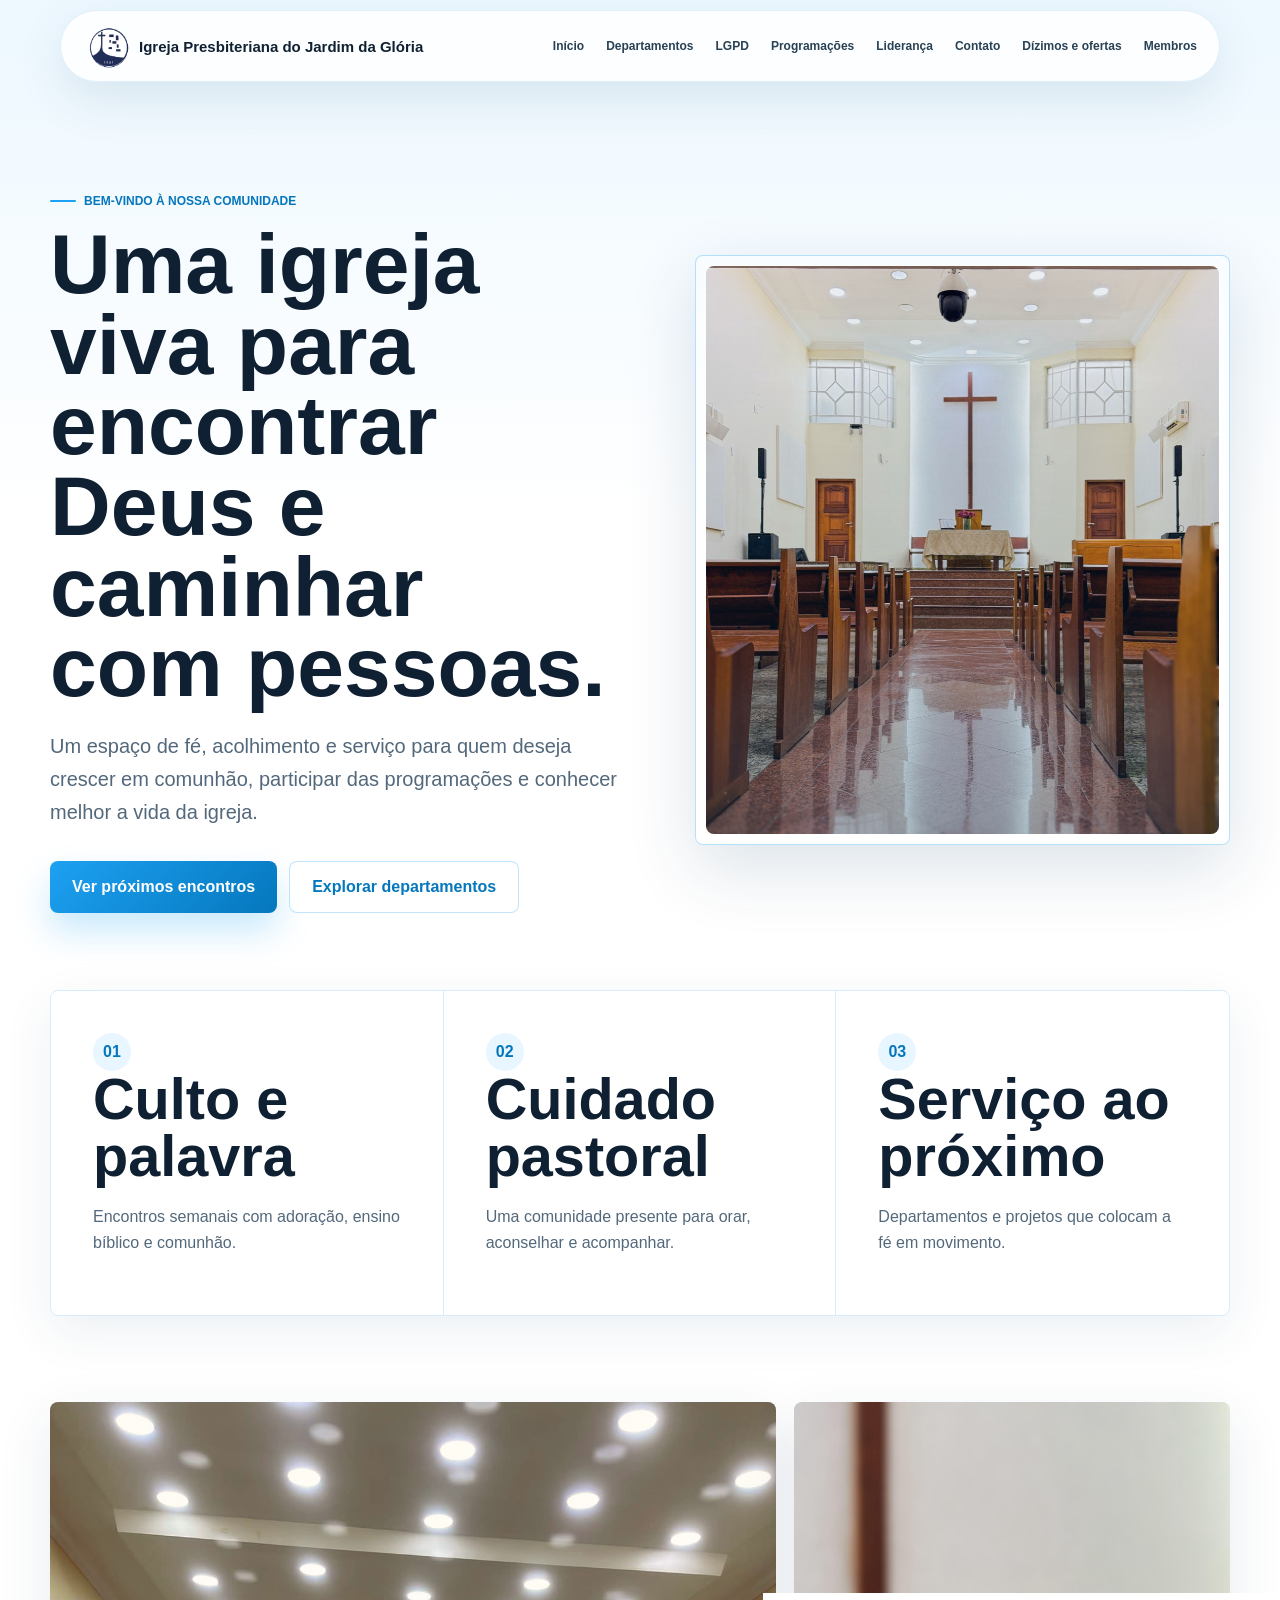
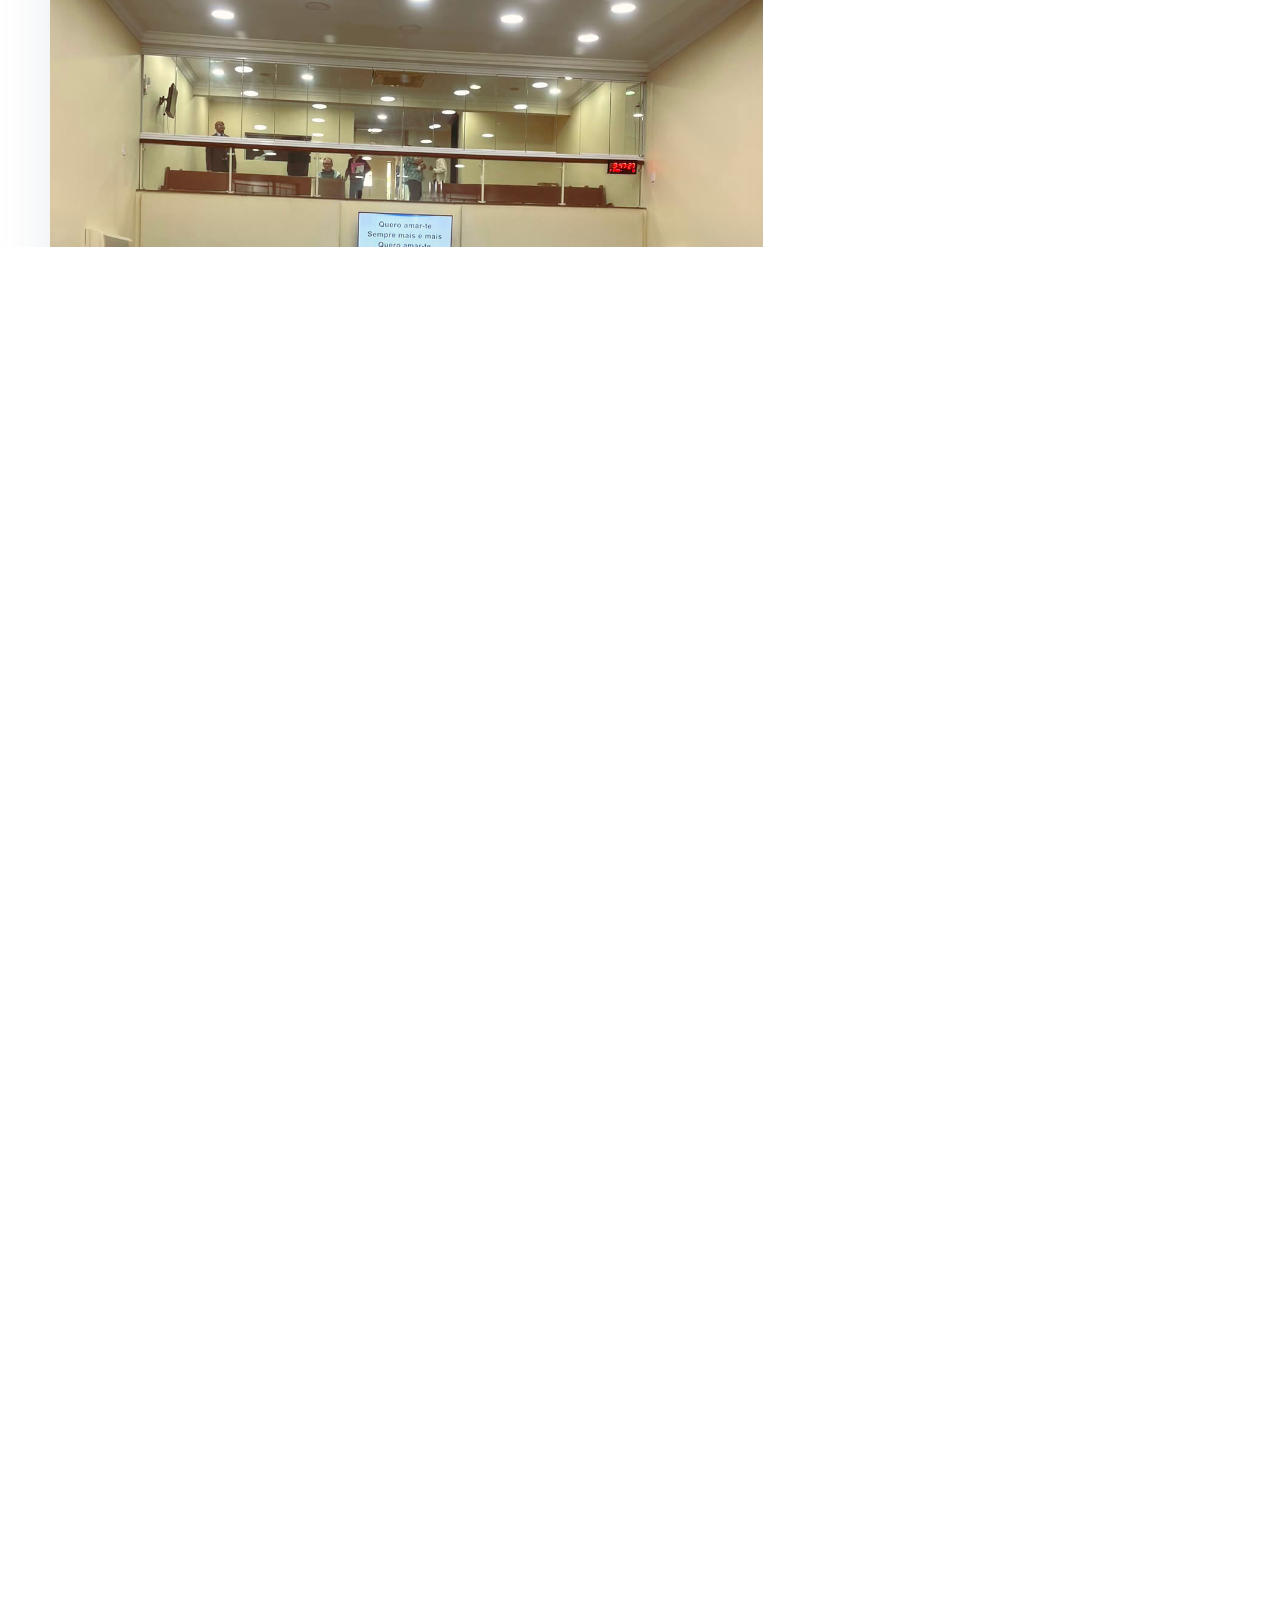
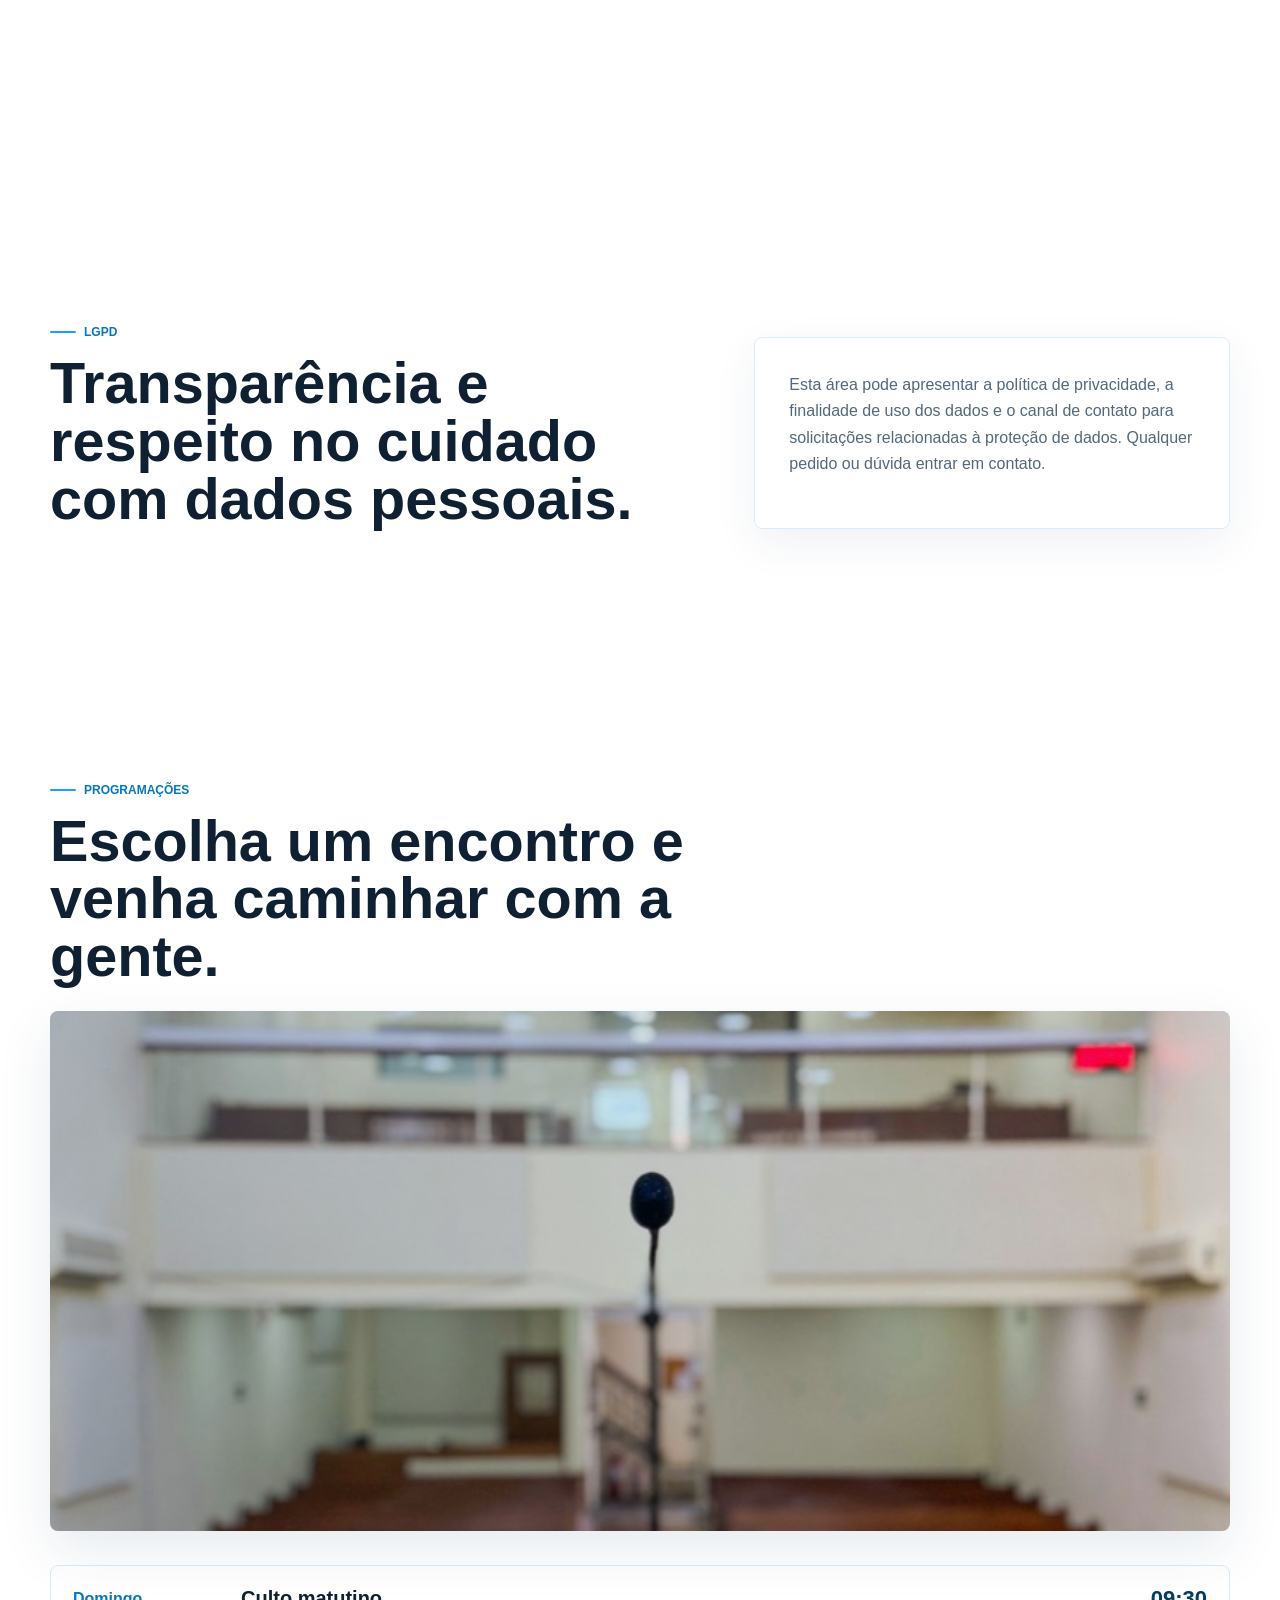
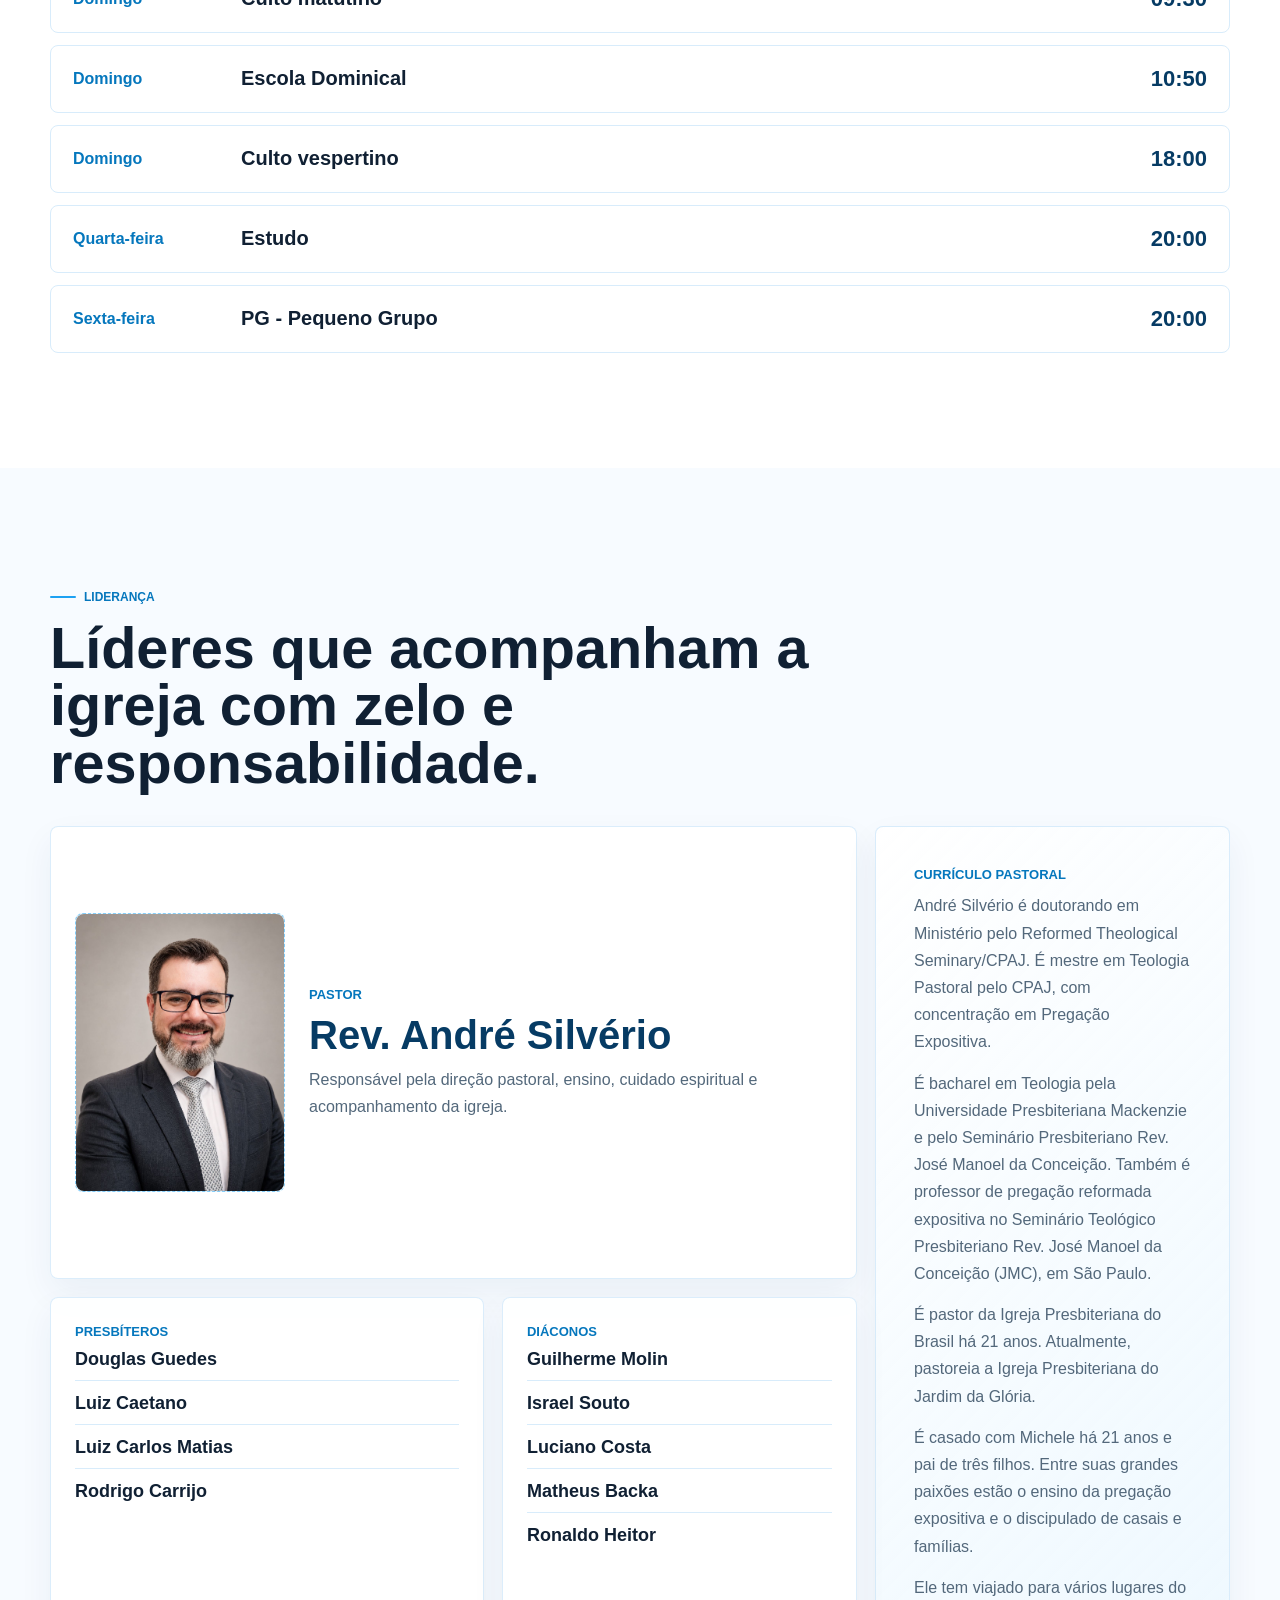
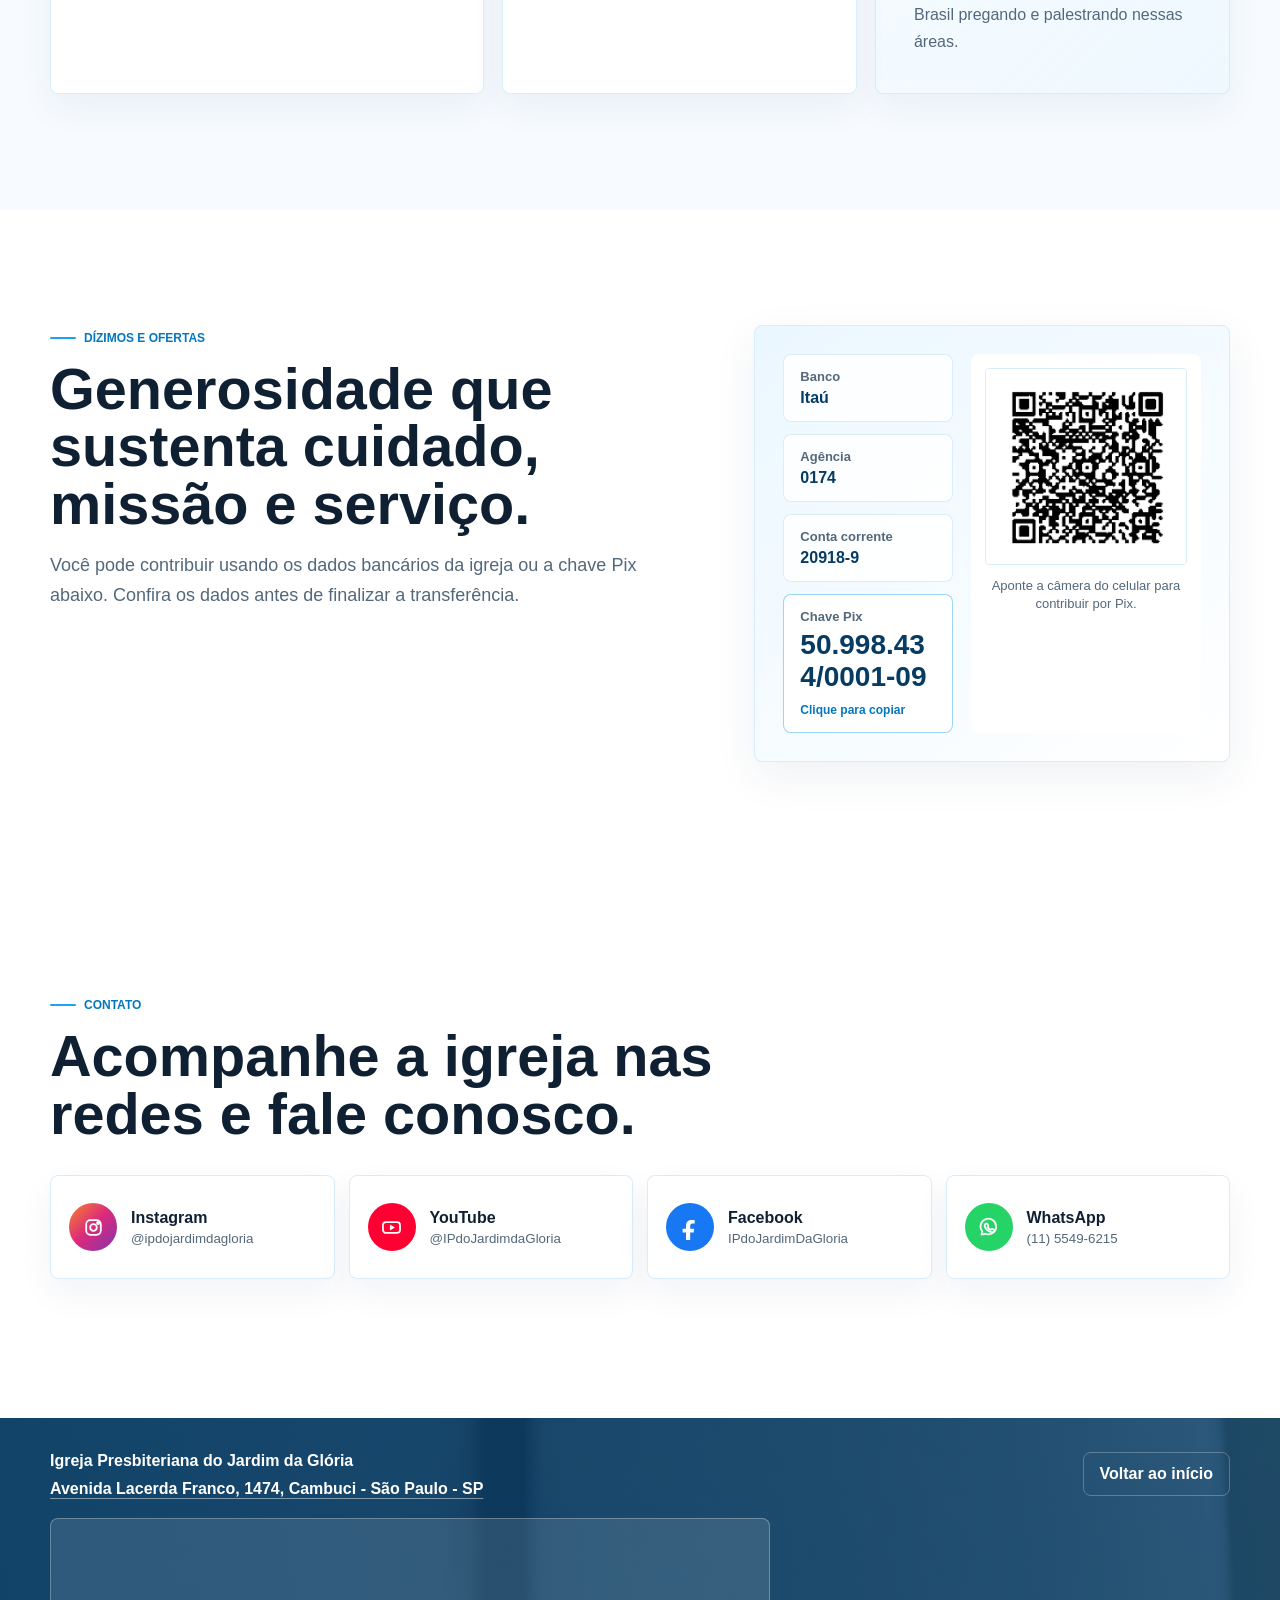
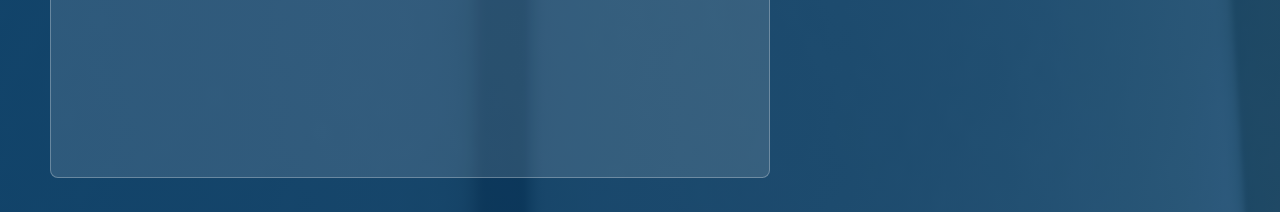
<file: index.html>
<!doctype html>
<html lang="pt-BR">
  <head>
    <meta charset="UTF-8" />
    <meta name="viewport" content="width=device-width, initial-scale=1.0" />
    <title>IPJG</title>
    <meta
      name="description"
      content="Landing page institucional com programações, departamentos, liderança, LGPD e dízimos."
    />
    <link rel="icon" type="image/png" href="imagens/favicon.png" />
    <link rel="apple-touch-icon" href="imagens/logo-ipjg.png" />
    <link rel="stylesheet" href="style.css" />
  </head>
  <body>
    <main>
      <header class="site-header">
        <a class="brand" href="#inicio" aria-label="Voltar para o início">
          <span class="brand-mark">
            <img src="imagens/logo-ipjg.png" alt="Logo da Igreja Presbiteriana do Jardim da Glória" />
          </span>
          <span>
            <strong>Igreja Presbiteriana do Jardim da Glória</strong>
          </span>
        </a>

        <nav class="main-nav" aria-label="Menu principal">
          <a href="#inicio">Início</a>
          <a href="#departamentos">Departamentos</a>
          <a href="#lgpd">LGPD</a>
          <a href="#programacoes">Programações</a>
          <a href="#lideranca">Liderança</a>
          <a href="#contato">Contato</a>
          <a href="#dizimos">Dízimos e ofertas</a>
          <a
            href="https://ipdojardimdagloria.org.br/login"
            target="_blank"
            rel="noopener noreferrer"
          >
            Membros
          </a>
        </nav>
      </header>

      <section id="inicio" class="hero-section">
        <div class="hero-copy reveal">
          <p class="eyebrow">Bem-vindo à nossa comunidade</p>
          <h1>Uma igreja viva para encontrar Deus e caminhar com pessoas.</h1>
          <p class="hero-text">
            Um espaço de fé, acolhimento e serviço para quem deseja crescer em
            comunhão, participar das programações e conhecer melhor a vida da
            igreja.
          </p>
          <div class="hero-actions">
            <a class="primary-button" href="#programacoes">Ver próximos encontros</a>
            <a class="secondary-button" href="#departamentos">Explorar departamentos</a>
          </div>
        </div>

        <div class="hero-visual reveal" aria-label="Imagem institucional de uma igreja">
          <div class="hero-photo"></div>
        </div>
      </section>

      <section class="intro-band" aria-label="Resumo da igreja">
        <article class="metric-card">
          <span>01</span>
          <h2>Culto e palavra</h2>
          <p>Encontros semanais com adoração, ensino bíblico e comunhão.</p>
        </article>
        <article class="metric-card">
          <span>02</span>
          <h2>Cuidado pastoral</h2>
          <p>Uma comunidade presente para orar, aconselhar e acompanhar.</p>
        </article>
        <article class="metric-card">
          <span>03</span>
          <h2>Serviço ao próximo</h2>
          <p>Departamentos e projetos que colocam a fé em movimento.</p>
        </article>
      </section>

      <section class="photo-story" aria-label="Fotos da igreja">
        <figure class="story-card story-large">
          <img src="imagens/salao.jpg" alt="Igreja reunida durante o culto" />
          <figcaption>Uma comunidade reunida em adoração.</figcaption>
        </figure>
        <figure class="story-card">
          <img src="imagens/biblia.jpg" alt="Bíblia aberta sobre a mesa da igreja" />
          <figcaption>Palavra, comunhão e cuidado no centro da caminhada.</figcaption>
        </figure>
      </section>

      <section id="departamentos" class="content-section blue-section">
        <div class="section-heading">
          <p class="eyebrow">Departamentos</p>
          <h2>Encontre um lugar para pertencer, servir e amadurecer.</h2>
        </div>
        <div class="department-carousel">
          <div class="carousel-actions" aria-label="Controles do carrossel de departamentos">
            <button class="carousel-button" type="button" data-carousel-prev aria-label="Departamento anterior">
              ‹
            </button>
            <button class="carousel-button" type="button" data-carousel-next aria-label="Próximo departamento">
              ›
            </button>
          </div>

          <div class="department-track" data-department-track tabindex="0" aria-label="Departamentos da igreja">
            <article class="department-card department-photo-card department-saf">
              <img src="imagens/departamento-saf.jpg" alt="Mulheres da SAF reunidas na igreja" />
              <h3>SAF</h3>
              <p>
                A <strong>Sociedade Auxiliadora Feminina</strong> é o ministério
                oficial das mulheres na IPB, criado para organizar a atuação
                feminina na evangelização, oração e assistência social.
              </p>
            </article>

            <article class="department-card department-photo-card department-ucp">
              <img src="imagens/criancas.jpg" alt="Crianças da UCP reunidas na igreja" />
              <h3>UCP</h3>
              <p>
                <strong>União de Crianças Presbiterianas</strong> une crianças
                de 6 a 11 anos, ajudando-as a crescer espiritual, moral,
                intelectual e socialmente.
              </p>
            </article>

            <article class="department-card department-photo-card department-upa">
              <img src="imagens/upa.jpg" alt="Adolescentes da UPA reunidos em comunhão" />
              <h3>UPA</h3>
              <p>
                <strong>União Presbiteriana de Adolescentes</strong>, grupo para
                garotos e garotas de 12 a 18 anos, com comunhão, Bíblia,
                crescimento na fé, reuniões e gincanas.
              </p>
            </article>

            <article class="department-card department-photo-card department-ump">
              <img src="imagens/ump.jpg" alt="Jovens da UMP reunidos em comunhão" />
              <h3>UMP</h3>
              <p>
                <strong>União de Mocidade Presbiteriana</strong> reúne jovens
                entre 18 e 35 anos para cuidado, comunhão e serviço na igreja
                local.
              </p>
            </article>

            <article class="department-card department-photo-card department-casais">
              <img src="imagens/casais.jpeg" alt="Casais da igreja reunidos em comunhão" />
              <h3>Casais</h3>
              <p>
                Fortalecimento matrimonial, edificação de famílias, estudos,
                encontros especiais e aconselhamento pastoral.
              </p>
            </article>
          </div>
        </div>
      </section>

      <section id="lgpd" class="content-section split-section lgpd-section">
        <div class="section-heading">
          <p class="eyebrow">LGPD</p>
          <h2>Transparência e respeito no cuidado com dados pessoais.</h2>
        </div>
        <div class="info-panel">
          <p>
            Esta área pode apresentar a política de privacidade, a finalidade de
            uso dos dados e o canal de contato para solicitações relacionadas à
            proteção de dados. Qualquer pedido ou dúvida entrar em contato.
          </p>
        </div>
      </section>

      <section id="programacoes" class="content-section schedule-section">
        <div class="section-heading">
          <p class="eyebrow">Programações</p>
          <h2>Escolha um encontro e venha caminhar com a gente.</h2>
        </div>
        <figure class="program-photo">
          <img src="imagens/pulpito.jpg" alt="Púlpito com Bíblia aberta visto do salão da igreja" />
        </figure>
        <div class="schedule-list">
          <article class="schedule-item">
            <span>Domingo</span>
            <h3>Culto matutino</h3>
            <strong>09:30</strong>
          </article>
          <article class="schedule-item">
            <span>Domingo</span>
            <h3>Escola Dominical</h3>
            <strong>10:50</strong>
          </article>
          <article class="schedule-item">
            <span>Domingo</span>
            <h3>Culto vespertino</h3>
            <strong>18:00</strong>
          </article>
          <article class="schedule-item">
            <span>Quarta-feira</span>
            <h3>Estudo</h3>
            <strong>20:00</strong>
          </article>
          <article class="schedule-item">
            <span>Sexta-feira</span>
            <h3>PG - Pequeno Grupo</h3>
            <strong>20:00</strong>
          </article>
        </div>
      </section>

      <section id="lideranca" class="content-section leadership-section">
        <div class="section-heading">
          <p class="eyebrow">Liderança</p>
          <h2>Líderes que acompanham a igreja com zelo e responsabilidade.</h2>
        </div>

        <div class="leadership-layout">
          <article class="pastor-card">
            <div class="pastor-photo-placeholder">
              <img src="imagens/pastor.jpg" alt="Foto do Rev. André Silvério" />
            </div>
            <div>
              <span class="leader-label">Pastor</span>
              <h3>Rev. André Silvério</h3>
              <p>
                Responsável pela direção pastoral, ensino, cuidado espiritual e
                acompanhamento da igreja.
              </p>
            </div>
          </article>

          <article class="pastor-curriculum" aria-label="Currículo pastoral do Rev. André Silvério">
            <span class="leader-label">Currículo pastoral</span>
            <div class="curriculum-columns">
              <p>
                André Silvério é doutorando em Ministério pelo Reformed
                Theological Seminary/CPAJ. É mestre em Teologia Pastoral pelo
                CPAJ, com concentração em Pregação Expositiva.
              </p>
              <p>
                É bacharel em Teologia pela Universidade Presbiteriana Mackenzie
                e pelo Seminário Presbiteriano Rev. José Manoel da Conceição.
                Também é professor de pregação reformada expositiva no Seminário
                Teológico Presbiteriano Rev. José Manoel da Conceição (JMC), em
                São Paulo.
              </p>
              <p>
                É pastor da Igreja Presbiteriana do Brasil há 21 anos.
                Atualmente, pastoreia a Igreja Presbiteriana do Jardim da
                Glória.
              </p>
              <p>
                É casado com Michele há 21 anos e pai de três filhos. Entre suas
                grandes paixões estão o ensino da pregação expositiva e o
                discipulado de casais e famílias.
              </p>
              <p>
                Ele tem viajado para vários lugares do Brasil pregando e
                palestrando nessas áreas.
              </p>
            </div>
          </article>

          <article class="leader-list-card">
            <span class="leader-label">Presbíteros</span>
            <ul>
              <li>Douglas Guedes</li>
              <li>Luiz Caetano</li>
              <li>Luiz Carlos Matias</li>
              <li>Rodrigo Carrijo</li>
            </ul>
          </article>

          <article class="leader-list-card">
            <span class="leader-label">Diáconos</span>
            <ul>
              <li>Guilherme Molin</li>
              <li>Israel Souto</li>
              <li>Luciano Costa</li>
              <li>Matheus Backa</li>
              <li>Ronaldo Heitor</li>
            </ul>
          </article>
        </div>
      </section>

      <section id="dizimos" class="content-section split-section">
        <div class="section-heading">
          <p class="eyebrow">Dízimos e ofertas</p>
          <h2>Generosidade que sustenta cuidado, missão e serviço.</h2>
          <p class="section-text">
            Você pode contribuir usando os dados bancários da igreja ou a chave
            Pix abaixo. Confira os dados antes de finalizar a transferência.
          </p>
        </div>
        <div class="contribution-panel">
          <div class="bank-details">
            <div class="detail-row">
              <span>Banco</span>
              <strong>Itaú</strong>
            </div>
            <div class="detail-row">
              <span>Agência</span>
              <strong>0174</strong>
            </div>
            <div class="detail-row">
              <span>Conta corrente</span>
              <strong>20918-9</strong>
            </div>
            <button
              class="pix-key"
              type="button"
              data-copy-pix
              data-pix-key="50.998.434/0001-09"
              aria-label="Copiar chave Pix 50.998.434/0001-09"
            >
              <span>Chave Pix</span>
              <strong>50.998.434/0001-09</strong>
              <small data-copy-feedback>Clique para copiar</small>
            </button>
          </div>

          <div class="qr-card">
            <img
              src="imagens/qrcode-pix.png"
              alt="QR Code Pix para dízimos e ofertas da igreja"
            />
            <p>Aponte a câmera do celular para contribuir por Pix.</p>
          </div>
        </div>
      </section>

      <section id="contato" class="contact-section" aria-label="Canais de contato e redes sociais">
        <div class="section-heading">
          <p class="eyebrow">Contato</p>
          <h2>Acompanhe a igreja nas redes e fale conosco.</h2>
        </div>

        <div class="social-grid">
          <a
            class="social-card"
            href="https://www.instagram.com/ipdojardimdagloria/"
            target="_blank"
            rel="noopener noreferrer"
          >
            <span class="social-icon instagram-icon" aria-hidden="true">
              <svg viewBox="0 0 24 24" role="img">
                <rect x="5" y="5" width="14" height="14" rx="4"></rect>
                <circle cx="12" cy="12" r="3.2"></circle>
                <circle cx="16.4" cy="7.7" r="1"></circle>
              </svg>
            </span>
            <span>
              <strong>Instagram</strong>
              <small>@ipdojardimdagloria</small>
            </span>
          </a>

          <a
            class="social-card"
            href="https://www.youtube.com/@IPdoJardimdaGloria"
            target="_blank"
            rel="noopener noreferrer"
          >
            <span class="social-icon youtube-icon" aria-hidden="true">
              <svg viewBox="0 0 24 24" role="img">
                <rect x="3.8" y="6.8" width="16.4" height="10.4" rx="3"></rect>
                <path d="M10.5 9.2v5.6l4.8-2.8z"></path>
              </svg>
            </span>
            <span>
              <strong>YouTube</strong>
              <small>@IPdoJardimdaGloria</small>
            </span>
          </a>

          <a
            class="social-card"
            href="https://www.facebook.com/IPdoJardimDaGloria"
            target="_blank"
            rel="noopener noreferrer"
          >
            <span class="social-icon facebook-icon" aria-hidden="true">
              <svg viewBox="0 0 24 24" role="img">
                <path d="M14 8.2h2.1V5.1c-.4-.1-1.7-.2-3.2-.2-3.1 0-5.2 1.9-5.2 5.4v3H4.4v3.5h3.3V24h4v-7.2h3.3l.5-3.5h-3.8v-2.6c0-1 .3-2.5 2.3-2.5z"></path>
              </svg>
            </span>
            <span>
              <strong>Facebook</strong>
              <small>IPdoJardimDaGloria</small>
            </span>
          </a>

          <a
            class="social-card"
            href="https://wa.me/551155496215"
            target="_blank"
            rel="noopener noreferrer"
          >
            <span class="social-icon whatsapp-icon" aria-hidden="true">
              <svg viewBox="0 0 24 24" role="img">
                <path d="M5.2 18.8 6 15.7A7.5 7.5 0 1 1 9.1 18l-3.9.8z"></path>
                <path d="M9.3 8.7c.2-.4.4-.4.7-.4h.5c.2 0 .4 0 .5.4l.8 1.8c.1.3.1.5-.1.7l-.5.6c.7 1.1 1.5 1.9 2.8 2.5l.7-.8c.2-.2.4-.3.7-.2l1.8.8c.3.1.4.3.4.6v.5c0 .4-.2.6-.5.8-.6.4-1.4.6-2.3.5-2.8-.4-5.7-3-6.4-5.7-.2-.8 0-1.6.4-2.1z"></path>
              </svg>
            </span>
            <span>
              <strong>WhatsApp</strong>
              <small>(11) 5549-6215</small>
            </span>
          </a>
        </div>
      </section>

      <footer class="site-footer">
        <div class="footer-content">
          <strong>Igreja Presbiteriana do Jardim da Glória</strong>
          <a
            class="address-link"
            href="https://www.google.com/maps/search/?api=1&query=Avenida%20Lacerda%20Franco%2C%201474%2C%20Cambuci%2C%20S%C3%A3o%20Paulo%20-%20SP"
            target="_blank"
            rel="noopener noreferrer"
          >
            Avenida Lacerda Franco, 1474, Cambuci - São Paulo - SP
          </a>
          <div class="map-frame" aria-label="Mapa com a localização da igreja">
            <iframe
              title="Mapa da Igreja Presbiteriana do Jardim da Glória"
              src="https://www.google.com/maps?q=Avenida%20Lacerda%20Franco%2C%201474%2C%20Cambuci%2C%20S%C3%A3o%20Paulo%20-%20SP&output=embed"
              loading="lazy"
              referrerpolicy="no-referrer-when-downgrade"
            ></iframe>
          </div>
        </div>
        <a href="#inicio">Voltar ao início</a>
      </footer>
    </main>
    <script>
      const departmentTrack = document.querySelector("[data-department-track]");
      const previousDepartmentButton = document.querySelector("[data-carousel-prev]");
      const nextDepartmentButton = document.querySelector("[data-carousel-next]");
      const pixCopyButton = document.querySelector("[data-copy-pix]");
      const pixCopyFeedback = document.querySelector("[data-copy-feedback]");

      function scrollDepartments(direction) {
        if (!departmentTrack) return;

        const firstCard = departmentTrack.querySelector(".department-card");
        const cardWidth = firstCard ? firstCard.offsetWidth : 320;
        departmentTrack.scrollBy({
          left: direction * (cardWidth + 18),
          behavior: "smooth",
        });
      }

      if (previousDepartmentButton) {
        previousDepartmentButton.addEventListener("click", function () {
          scrollDepartments(-1);
        });
      }

      if (nextDepartmentButton) {
        nextDepartmentButton.addEventListener("click", function () {
          scrollDepartments(1);
        });
      }

      function setPixFeedback(message) {
        if (!pixCopyFeedback) return;

        pixCopyFeedback.textContent = message;
        window.clearTimeout(pixCopyFeedback.timeoutId);
        pixCopyFeedback.timeoutId = window.setTimeout(function () {
          pixCopyFeedback.textContent = "Clique para copiar";
        }, 2200);
      }

      function copyPixKey() {
        if (!pixCopyButton) return;

        const pixKey = pixCopyButton.getAttribute("data-pix-key");
        if (!pixKey) return;

        if (navigator.clipboard && window.isSecureContext) {
          navigator.clipboard
            .writeText(pixKey)
            .then(function () {
              setPixFeedback("Chave copiada");
            })
            .catch(function () {
              setPixFeedback("Não foi possível copiar");
            });
          return;
        }

        const temporaryInput = document.createElement("textarea");
        temporaryInput.value = pixKey;
        temporaryInput.setAttribute("readonly", "");
        temporaryInput.style.position = "fixed";
        temporaryInput.style.left = "-9999px";
        document.body.appendChild(temporaryInput);
        temporaryInput.select();

        try {
          document.execCommand("copy");
          setPixFeedback("Chave copiada");
        } catch (error) {
          setPixFeedback("Não foi possível copiar");
        }

        document.body.removeChild(temporaryInput);
      }

      if (pixCopyButton) {
        pixCopyButton.addEventListener("click", copyPixKey);
      }
    </script>
  </body>
</html>
</file>
<file: style.css>
:root {
  --background: #ffffff;
  --foreground: #102033;
  --blue: #1da1f2;
  --blue-strong: #0577bd;
  --blue-deep: #063b64;
  --blue-soft: #e8f6ff;
  --blue-faint: #f5fbff;
  --aqua: #49d8ff;
  --ink-soft: #53687b;
  --line: #d8ecfb;
  --shadow: 0 24px 70px rgba(6, 59, 100, 0.14);
}

* {
  box-sizing: border-box;
}

html {
  scroll-behavior: smooth;
}

body {
  margin: 0;
  background:
    linear-gradient(180deg, rgba(232, 246, 255, 0.8), rgba(255, 255, 255, 0) 520px),
    var(--background);
  color: var(--foreground);
  font-family: Arial, Helvetica, sans-serif;
}

a {
  color: inherit;
  text-decoration: none;
}

a:focus-visible {
  outline: 3px solid rgba(29, 161, 242, 0.42);
  outline-offset: 4px;
}

main {
  overflow-x: hidden;
  padding-top: 96px;
}

.site-header {
  position: fixed;
  top: 10px;
  left: 50%;
  z-index: 1000;
  display: flex;
  width: min(1160px, calc(100% - 28px));
  align-items: center;
  justify-content: space-between;
  gap: 14px;
  margin: 0;
  padding: 8px 12px 8px 14px;
  border: 1px solid rgba(216, 236, 251, 0.82);
  border-radius: 999px;
  background: rgba(255, 255, 255, 0.82);
  box-shadow: 0 18px 50px rgba(6, 59, 100, 0.1);
  backdrop-filter: blur(18px);
  transform: translateX(-50%);
}

.brand {
  display: inline-flex;
  align-items: center;
  gap: 10px;
  min-width: 0;
}

.brand-mark {
  display: inline-flex;
  width: 54px;
  height: 54px;
  align-items: center;
  justify-content: center;
  flex: 0 0 auto;
}

.brand-mark img {
  width: 100%;
  height: 100%;
  display: block;
  object-fit: contain;
  object-position: center;
}

.brand strong,
.brand small {
  display: block;
}

.brand strong {
  font-size: 15px;
  line-height: 1;
  overflow-wrap: anywhere;
}

.brand small {
  color: var(--ink-soft);
  font-size: 12px;
  margin-top: 3px;
}

.main-nav {
  display: flex;
  flex-wrap: wrap;
  justify-content: flex-end;
  gap: 2px;
  font-size: 12px;
  font-weight: 800;
}

.main-nav a {
  border-radius: 999px;
  padding: 8px 10px;
  color: #294154;
  transition: background 180ms ease, color 180ms ease, transform 180ms ease;
}

.main-nav a:hover,
.main-nav a:focus-visible {
  background: var(--blue-soft);
  color: var(--blue-strong);
  transform: translateY(-1px);
}

.hero-section {
  display: grid;
  grid-template-columns: minmax(0, 1.03fr) minmax(320px, 0.97fr);
  gap: clamp(32px, 6vw, 80px);
  align-items: center;
  width: min(1180px, calc(100% - 32px));
  min-height: calc(100svh - 90px);
  margin: 0 auto;
  padding: clamp(52px, 8vw, 92px) 0 clamp(42px, 6vw, 82px);
}

.hero-copy {
  max-width: 690px;
}

.eyebrow {
  display: inline-flex;
  align-items: center;
  gap: 8px;
  margin: 0 0 16px;
  color: var(--blue-strong);
  font-size: 12px;
  font-weight: 900;
  letter-spacing: 0;
  text-transform: uppercase;
}

.eyebrow::before {
  content: "";
  width: 26px;
  height: 2px;
  border-radius: 999px;
  background: var(--blue);
}

h1,
h2,
h3,
p {
  margin-top: 0;
}

h1 {
  max-width: 760px;
  margin-bottom: 22px;
  font-size: clamp(44px, 7vw, 84px);
  line-height: 0.96;
  letter-spacing: 0;
}

h2 {
  max-width: 780px;
  margin-bottom: 18px;
  font-size: clamp(31px, 4.5vw, 58px);
  line-height: 1;
  letter-spacing: 0;
}

h3 {
  margin-bottom: 9px;
  font-size: 20px;
  line-height: 1.18;
}

.hero-text {
  max-width: 650px;
  color: var(--ink-soft);
  font-size: 20px;
  line-height: 1.65;
}

.hero-actions {
  display: flex;
  flex-wrap: wrap;
  gap: 12px;
  margin-top: 32px;
}

.primary-button,
.secondary-button {
  display: inline-flex;
  min-height: 52px;
  align-items: center;
  justify-content: center;
  border-radius: 8px;
  padding: 0 22px;
  font-weight: 900;
  transition: transform 180ms ease, box-shadow 180ms ease, background 180ms ease;
}

.primary-button {
  background: linear-gradient(135deg, var(--blue), var(--blue-strong));
  color: #ffffff;
  box-shadow: 0 18px 34px rgba(29, 161, 242, 0.24);
}

.secondary-button {
  border: 1px solid rgba(29, 161, 242, 0.28);
  background: rgba(255, 255, 255, 0.72);
  color: var(--blue-strong);
}

.primary-button:hover,
.secondary-button:hover {
  transform: translateY(-2px);
}

.hero-visual {
  position: relative;
  min-height: 590px;
  border: 1px solid rgba(29, 161, 242, 0.32);
  border-radius: 8px;
  padding: 10px;
  background: rgba(255, 255, 255, 0.38);
  box-shadow: var(--shadow);
}

.hero-photo {
  position: absolute;
  inset: 10px;
  border-radius: 8px;
  background:
    linear-gradient(180deg, rgba(6, 59, 100, 0.08), rgba(6, 59, 100, 0.32)),
    url("imagens/hero.jpg");
  background-position: center;
  background-size: cover;
  transition: transform 420ms ease, filter 420ms ease;
}

.hero-visual:hover .hero-photo {
  transform: scale(1.025);
}

.intro-band {
  display: grid;
  grid-template-columns: repeat(3, minmax(0, 1fr));
  width: min(1180px, calc(100% - 32px));
  margin: 0 auto clamp(18px, 4vw, 42px);
  overflow: hidden;
  border: 1px solid var(--line);
  border-radius: 8px;
  background: #ffffff;
  box-shadow: 0 16px 50px rgba(6, 59, 100, 0.08);
}

.metric-card {
  min-height: 218px;
  padding: clamp(26px, 4vw, 42px);
  border-right: 1px solid var(--line);
}

.metric-card:last-child {
  border-right: 0;
}

.metric-card span,
.department-card span {
  display: inline-grid;
  min-width: 38px;
  height: 38px;
  place-items: center;
  border-radius: 999px;
  background: var(--blue-soft);
  color: var(--blue-strong);
  font-weight: 900;
}

.intro-band p,
.department-card p,
.info-panel p,
.site-footer p {
  color: var(--ink-soft);
  line-height: 1.65;
}

.photo-story {
  display: grid;
  grid-template-columns: minmax(0, 1.25fr) minmax(280px, 0.75fr);
  gap: 18px;
  width: min(1180px, calc(100% - 32px));
  margin: 0 auto;
  padding: clamp(28px, 4vw, 44px) 0 clamp(22px, 4vw, 42px);
}

.story-card {
  position: relative;
  min-height: 440px;
  margin: 0;
  overflow: hidden;
  border-radius: 8px;
  background: var(--blue-soft);
  box-shadow: 0 18px 54px rgba(6, 59, 100, 0.1);
}

.story-large {
  min-height: 560px;
}

.story-card img,
.program-photo img {
  width: 100%;
  height: 100%;
  display: block;
  object-fit: cover;
  transition: transform 420ms ease, filter 420ms ease;
}

.story-card:hover img,
.program-photo:hover img {
  transform: scale(1.025);
}

.story-card::after,
.program-photo::after {
  position: absolute;
  inset: 0;
  background: linear-gradient(180deg, transparent 42%, rgba(6, 59, 100, 0.68));
  content: "";
}

.story-card figcaption {
  position: absolute;
  right: 22px;
  bottom: 22px;
  left: 22px;
  z-index: 1;
  color: #ffffff;
  font-size: clamp(20px, 3vw, 34px);
  font-weight: 900;
  line-height: 1.05;
}

.content-section {
  width: min(1180px, calc(100% - 32px));
  margin: 0 auto;
  padding: clamp(66px, 9vw, 118px) 0;
  scroll-margin-top: 112px;
}

.section-heading {
  max-width: 780px;
}

.section-text {
  max-width: 620px;
  color: var(--ink-soft);
  font-size: 18px;
  line-height: 1.65;
}

.split-section {
  display: grid;
  grid-template-columns: minmax(0, 0.95fr) minmax(300px, 0.72fr);
  gap: clamp(28px, 6vw, 86px);
  align-items: start;
}

.info-panel {
  border: 1px solid var(--line);
  border-radius: 8px;
  padding: clamp(22px, 4vw, 34px);
  background: rgba(255, 255, 255, 0.78);
  box-shadow: 0 14px 44px rgba(6, 59, 100, 0.07);
}

.contribution-panel {
  display: grid;
  grid-template-columns: minmax(0, 1fr) minmax(190px, 230px);
  gap: 18px;
  border: 1px solid var(--line);
  border-radius: 8px;
  padding: clamp(20px, 3vw, 28px);
  background:
    linear-gradient(145deg, rgba(232, 246, 255, 0.88), rgba(255, 255, 255, 0.9)),
    #ffffff;
  box-shadow: 0 14px 44px rgba(6, 59, 100, 0.07);
}

.bank-details {
  display: grid;
  gap: 12px;
}

.detail-row,
.pix-key {
  border: 1px solid rgba(216, 236, 251, 0.92);
  border-radius: 8px;
  padding: 14px 16px;
  background: rgba(255, 255, 255, 0.86);
}

.detail-row span,
.pix-key span {
  display: block;
  color: var(--ink-soft);
  font-size: 13px;
  font-weight: 800;
}

.detail-row strong,
.pix-key strong {
  display: block;
  margin-top: 5px;
  color: var(--blue-deep);
  overflow-wrap: anywhere;
}

.pix-key {
  border-color: rgba(29, 161, 242, 0.44);
  background: #ffffff;
  cursor: pointer;
  font: inherit;
  text-align: left;
  transition: border-color 180ms ease, box-shadow 180ms ease, transform 180ms ease;
}

.pix-key strong {
  font-size: clamp(22px, 3vw, 28px);
}

.pix-key small {
  display: inline-flex;
  margin-top: 10px;
  color: var(--blue-strong);
  font-size: 12px;
  font-weight: 900;
}

.pix-key:hover,
.pix-key:focus-visible {
  border-color: rgba(29, 161, 242, 0.74);
  box-shadow: 0 14px 30px rgba(6, 59, 100, 0.1);
  transform: translateY(-1px);
}

.qr-card {
  display: grid;
  align-content: start;
  gap: 12px;
  border-radius: 8px;
  padding: 14px;
  background: #ffffff;
  text-align: center;
}

.qr-card img {
  width: 100%;
  max-width: 260px;
  height: auto;
  justify-self: center;
  border: 1px solid var(--line);
  border-radius: 4px;
  image-rendering: crisp-edges;
}

.qr-card p {
  margin: 0;
  color: var(--ink-soft);
  font-size: 13px;
  line-height: 1.4;
}

.text-link {
  display: inline-flex;
  margin-top: 10px;
  color: var(--blue-strong);
  font-weight: 900;
}

.blue-section,
.leadership-section {
  position: relative;
  width: 100%;
  max-width: none;
  padding-inline: max(16px, calc((100% - 1180px) / 2));
}

.blue-section {
  background:
    radial-gradient(circle at 18% 22%, rgba(73, 216, 255, 0.3), transparent 28%),
    linear-gradient(180deg, var(--blue-faint), var(--blue-soft));
}

.department-carousel {
  position: relative;
  margin-top: 34px;
}

.carousel-actions {
  display: flex;
  justify-content: flex-end;
  gap: 8px;
  margin-bottom: 14px;
}

.carousel-button {
  display: inline-grid;
  width: 44px;
  height: 44px;
  place-items: center;
  border: 1px solid rgba(29, 161, 242, 0.32);
  border-radius: 50%;
  background: rgba(255, 255, 255, 0.9);
  color: var(--blue-deep);
  cursor: pointer;
  font-size: 30px;
  line-height: 1;
  transition: background 180ms ease, transform 180ms ease, border-color 180ms ease;
}

.carousel-button:hover,
.carousel-button:focus-visible {
  border-color: rgba(29, 161, 242, 0.64);
  background: #ffffff;
  transform: translateY(-1px);
}

.department-track {
  display: grid;
  grid-auto-columns: minmax(300px, 360px);
  grid-auto-flow: column;
  gap: 18px;
  overflow-x: auto;
  padding: 4px 2px 18px;
  scroll-behavior: smooth;
  scroll-snap-type: x mandatory;
  scrollbar-width: thin;
  scrollbar-color: rgba(29, 161, 242, 0.45) transparent;
}

.department-card {
  display: flex;
  min-height: 390px;
  flex-direction: column;
  scroll-snap-align: start;
  overflow: hidden;
  border: 1px solid rgba(216, 236, 251, 0.92);
  border-radius: 8px;
  padding: 0;
  background: rgba(255, 255, 255, 0.86);
  box-shadow: 0 14px 34px rgba(6, 59, 100, 0.06);
  transition: transform 180ms ease, box-shadow 180ms ease, border-color 180ms ease;
}

.department-card:hover,
.schedule-item:hover {
  border-color: rgba(29, 161, 242, 0.48);
  box-shadow: 0 22px 54px rgba(6, 59, 100, 0.12);
  transform: translateY(-3px);
}

.department-card h3 {
  margin: 18px 24px 8px;
}

.department-card p {
  flex: 1;
  margin: 0 24px 24px;
  line-height: 1.6;
}

.department-card span {
  margin: 24px 24px 0;
}

.department-photo-card img {
  width: 100%;
  height: 210px;
  display: block;
  object-fit: cover;
  object-position: center;
  transition: transform 420ms ease, filter 420ms ease;
}

.department-photo-card:hover img {
  transform: scale(1.025);
}

.department-ucp img {
  object-position: center 34%;
}

.department-casais img {
  object-position: center;
}

.department-photo-placeholder {
  display: grid;
  height: 210px;
  place-items: center;
  background:
    linear-gradient(135deg, rgba(29, 161, 242, 0.22), rgba(73, 216, 255, 0.16)),
    url("imagens/biblia.jpg");
  background-position: center;
  background-size: cover;
  color: #ffffff;
  font-size: 42px;
  font-weight: 900;
  isolation: isolate;
  position: relative;
}

.department-photo-placeholder::before {
  position: absolute;
  inset: 0;
  z-index: -1;
  background: rgba(6, 59, 100, 0.52);
  content: "";
}

.lgpd-section {
  align-items: center;
}

.schedule-list {
  display: grid;
  gap: 12px;
  margin-top: 34px;
}

.program-photo {
  position: relative;
  height: min(62vw, 520px);
  min-height: 340px;
  margin: 26px 0 30px;
  overflow: hidden;
  border-radius: 8px;
  background: var(--blue-soft);
  box-shadow: 0 18px 54px rgba(6, 59, 100, 0.1);
}

.program-photo img {
  object-position: center 42%;
}

.program-photo::after {
  background: linear-gradient(90deg, rgba(6, 59, 100, 0.2), rgba(6, 59, 100, 0));
}

.schedule-item {
  display: grid;
  grid-template-columns: 150px minmax(0, 1fr) 100px;
  gap: 18px;
  align-items: center;
  border: 1px solid var(--line);
  border-radius: 8px;
  padding: 20px 22px;
  background: #ffffff;
  transition: transform 180ms ease, box-shadow 180ms ease, border-color 180ms ease;
}

.schedule-item span {
  color: var(--blue-strong);
  font-weight: 900;
}

.schedule-item h3 {
  margin: 0;
}

.schedule-item strong {
  justify-self: end;
  color: var(--blue-deep);
  font-size: 22px;
}

.leadership-section {
  background: #f7fbff;
}

.leadership-layout {
  display: grid;
  grid-template-columns: minmax(0, 1.1fr) minmax(0, 0.9fr) minmax(0, 0.9fr);
  gap: 18px;
  margin-top: 34px;
}

.pastor-card,
.leader-list-card {
  border: 1px solid rgba(216, 236, 251, 0.92);
  border-radius: 8px;
  background: rgba(255, 255, 255, 0.9);
  box-shadow: 0 14px 34px rgba(6, 59, 100, 0.06);
}

.pastor-card {
  grid-column: span 2;
  display: grid;
  grid-template-columns: 210px minmax(0, 1fr);
  gap: 24px;
  align-items: center;
  padding: 24px;
}

.pastor-photo-placeholder {
  display: grid;
  min-height: 230px;
  place-items: center;
  border: 1px dashed rgba(29, 161, 242, 0.48);
  border-radius: 8px;
  background:
    linear-gradient(135deg, rgba(29, 161, 242, 0.15), rgba(73, 216, 255, 0.08)),
    #ffffff;
  color: var(--blue-strong);
  font-size: 14px;
  font-weight: 900;
  text-align: center;
}

.pastor-photo-placeholder img {
  width: 100%;
  height: 100%;
  display: block;
  object-fit: cover;
  border-radius: 8px;
  transition: transform 420ms ease, filter 420ms ease;
}

.pastor-photo-placeholder:hover img {
  transform: scale(1.025);
}

.leader-label {
  display: inline-flex;
  margin-bottom: 10px;
  color: var(--blue-strong);
  font-size: 13px;
  font-weight: 900;
  text-transform: uppercase;
}

.pastor-card h3 {
  margin-bottom: 8px;
  color: var(--blue-deep);
  font-size: clamp(28px, 4vw, 40px);
}

.pastor-card a {
  display: inline-flex;
  margin-bottom: 16px;
  color: var(--foreground);
  font-size: 20px;
  font-weight: 800;
}

.pastor-card p {
  margin-bottom: 0;
  color: var(--ink-soft);
  line-height: 1.65;
}

.pastor-curriculum {
  grid-column: 3;
  grid-row: span 2;
  border: 1px solid rgba(216, 236, 251, 0.96);
  border-radius: 8px;
  padding: clamp(24px, 4vw, 38px);
  background:
    linear-gradient(135deg, rgba(255, 255, 255, 0.96), rgba(232, 246, 255, 0.74)),
    #ffffff;
  box-shadow: 0 14px 34px rgba(6, 59, 100, 0.06);
}

.curriculum-columns {
  columns: auto;
}

.pastor-curriculum p {
  margin: 0 0 14px;
  color: var(--ink-soft);
  font-size: 16px;
  line-height: 1.7;
  break-inside: avoid;
}

.pastor-curriculum p:last-child {
  margin-bottom: 0;
}

.leader-list-card {
  padding: 24px;
}

.leader-list-card ul {
  display: grid;
  gap: 12px;
  margin: 0;
  padding: 0;
  list-style: none;
}

.leader-list-card li {
  border-bottom: 1px solid var(--line);
  padding-bottom: 10px;
  color: var(--foreground);
  font-size: 18px;
  font-weight: 800;
}

.leader-list-card li:last-child {
  border-bottom: 0;
  padding-bottom: 0;
}

.contact-section {
  width: min(1180px, calc(100% - 32px));
  margin: 0 auto;
  padding: clamp(66px, 9vw, 118px) 0;
}

.social-grid {
  display: grid;
  grid-template-columns: repeat(4, minmax(0, 1fr));
  gap: 14px;
  margin-top: 32px;
}

.social-card {
  display: flex;
  min-height: 104px;
  align-items: center;
  gap: 14px;
  border: 1px solid var(--line);
  border-radius: 8px;
  padding: 18px;
  background: #ffffff;
  box-shadow: 0 14px 34px rgba(6, 59, 100, 0.06);
  transition: transform 180ms ease, box-shadow 180ms ease, border-color 180ms ease;
}

.social-card:hover,
.social-card:focus-visible {
  border-color: rgba(29, 161, 242, 0.48);
  box-shadow: 0 22px 54px rgba(6, 59, 100, 0.12);
  transform: translateY(-3px);
}

.social-card strong,
.social-card small {
  display: block;
}

.social-card small {
  margin-top: 4px;
  color: var(--ink-soft);
  overflow-wrap: anywhere;
}

.social-icon {
  display: grid;
  flex: 0 0 auto;
  width: 48px;
  height: 48px;
  place-items: center;
  border-radius: 50%;
  color: #ffffff;
}

.social-icon svg {
  width: 25px;
  height: 25px;
  fill: none;
  stroke: currentColor;
  stroke-linecap: round;
  stroke-linejoin: round;
  stroke-width: 1.8;
}

.social-icon path,
.social-icon rect,
.social-icon circle {
  vector-effect: non-scaling-stroke;
}

.youtube-icon svg path:last-child,
.facebook-icon svg path {
  fill: currentColor;
  stroke: none;
}

.instagram-icon {
  background: linear-gradient(135deg, #f58529, #dd2a7b 48%, #8134af);
}

.youtube-icon {
  background: #ff0033;
}

.facebook-icon {
  background: #1877f2;
}

.whatsapp-icon {
  background: #25d366;
}

.site-footer {
  display: grid;
  grid-template-columns: minmax(0, 1fr) auto;
  align-items: center;
  gap: 24px;
  margin-top: 24px;
  padding: 34px max(20px, calc((100% - 1180px) / 2));
  background:
    linear-gradient(90deg, rgba(6, 59, 100, 0.94), rgba(6, 59, 100, 0.84)),
    url("imagens/cruz.jpg");
  background-position: center;
  background-size: cover;
  color: #ffffff;
}

.footer-content {
  display: grid;
  gap: 10px;
}

.site-footer strong {
  display: block;
}

.site-footer p {
  margin: 0;
  color: rgba(255, 255, 255, 0.76);
}

.address-link {
  width: fit-content;
  color: #ffffff;
  font-weight: 900;
  text-decoration: underline;
  text-decoration-color: rgba(255, 255, 255, 0.45);
  text-underline-offset: 4px;
}

.map-frame {
  width: min(720px, 100%);
  height: 260px;
  margin-top: 10px;
  overflow: hidden;
  border: 1px solid rgba(255, 255, 255, 0.28);
  border-radius: 8px;
  background: rgba(255, 255, 255, 0.12);
}

.map-frame iframe {
  width: 100%;
  height: 100%;
  display: block;
  border: 0;
}

.site-footer > a {
  align-self: start;
  border: 1px solid rgba(255, 255, 255, 0.26);
  border-radius: 8px;
  padding: 12px 16px;
  font-weight: 900;
}

.reveal {
  animation: reveal 680ms ease both;
}

.hero-visual.reveal {
  animation-delay: 120ms;
}

@keyframes reveal {
  from {
    opacity: 0;
    transform: translateY(16px);
  }

  to {
    opacity: 1;
    transform: translateY(0);
  }
}

@media (prefers-reduced-motion: reduce) {
  html {
    scroll-behavior: auto;
  }

  *,
  *::before,
  *::after {
    animation-duration: 0.001ms !important;
    animation-iteration-count: 1 !important;
    transition-duration: 0.001ms !important;
  }

  .hero-visual:hover .hero-photo,
  .story-card:hover img,
  .program-photo:hover img,
  .department-photo-card:hover img,
  .pastor-photo-placeholder:hover img {
    transform: none;
  }
}

@media (max-width: 980px) {
  main {
    padding-top: 150px;
  }

  .site-header {
    top: 8px;
    padding: 9px 10px;
    flex-direction: column;
    align-items: stretch;
    border-radius: 8px;
  }

  .brand {
    justify-content: flex-start;
    text-align: left;
  }

  .main-nav {
    justify-content: flex-start;
    overflow-x: auto;
    flex-wrap: nowrap;
    padding-bottom: 2px;
    scrollbar-width: none;
  }

  .main-nav::-webkit-scrollbar {
    display: none;
  }

  .main-nav a {
    flex: 0 0 auto;
    white-space: nowrap;
  }

  .hero-section,
  .split-section,
  .intro-band,
  .photo-story,
  .leadership-layout {
    grid-template-columns: 1fr;
  }

  .pastor-card,
  .pastor-curriculum {
    grid-column: auto;
    grid-row: auto;
  }

  .social-grid {
    grid-template-columns: repeat(2, minmax(0, 1fr));
  }

  .pastor-card {
    grid-template-columns: 1fr;
  }

  .hero-section {
    min-height: auto;
  }

  .hero-visual {
    min-height: 460px;
  }

  .metric-card {
    min-height: auto;
    border-right: 0;
    border-bottom: 1px solid var(--line);
  }

  .metric-card:last-child {
    border-bottom: 0;
  }

  .story-card,
  .story-large {
    min-height: 420px;
  }

  .schedule-item {
    grid-template-columns: 1fr;
    gap: 5px;
  }

  .schedule-item strong {
    justify-self: start;
  }

  .contribution-panel {
    grid-template-columns: 1fr;
  }

  .site-footer {
    grid-template-columns: 1fr;
  }

  .site-footer > a {
    width: fit-content;
  }
}

@media (max-width: 620px) {
  main {
    padding-top: 138px;
  }

  .site-header,
  .hero-section,
  .intro-band,
  .photo-story,
  .contact-section,
  .content-section {
    width: min(100% - 24px, 1180px);
  }

  .site-header {
    padding: 8px;
    gap: 6px;
  }

  .brand {
    align-items: center;
    gap: 8px;
  }

  .brand-mark {
    width: 44px;
    height: 44px;
  }

  .brand strong {
    font-size: 13px;
    line-height: 1.2;
  }

  .main-nav {
    display: flex;
    margin-inline: -2px;
    gap: 2px;
  }

  .main-nav a {
    display: flex;
    justify-content: center;
    padding: 8px 9px;
    text-align: center;
  }

  .department-track {
    grid-auto-columns: minmax(260px, 86vw);
  }

  .carousel-actions {
    justify-content: flex-start;
  }

  h1 {
    font-size: 39px;
    line-height: 1.02;
  }

  h2 {
    font-size: 34px;
  }

  .hero-text {
    font-size: 17px;
  }

  .hero-actions {
    display: grid;
  }

  .primary-button,
  .secondary-button {
    width: 100%;
  }

  .hero-visual {
    min-height: 390px;
  }

  .story-card,
  .story-large,
  .program-photo {
    min-height: 330px;
  }

  .social-grid {
    grid-template-columns: 1fr;
  }

  .map-frame {
    height: 230px;
  }

  .department-card,
  .leader-list-card,
  .pastor-card,
  .info-panel,
  .social-card,
  .schedule-item {
    padding: 20px;
  }

  .department-card {
    padding: 0;
  }
}

@media (max-width: 390px) {
  main {
    padding-top: 154px;
  }

  h1 {
    font-size: 34px;
  }

  h2 {
    font-size: 30px;
  }
}
</file>
